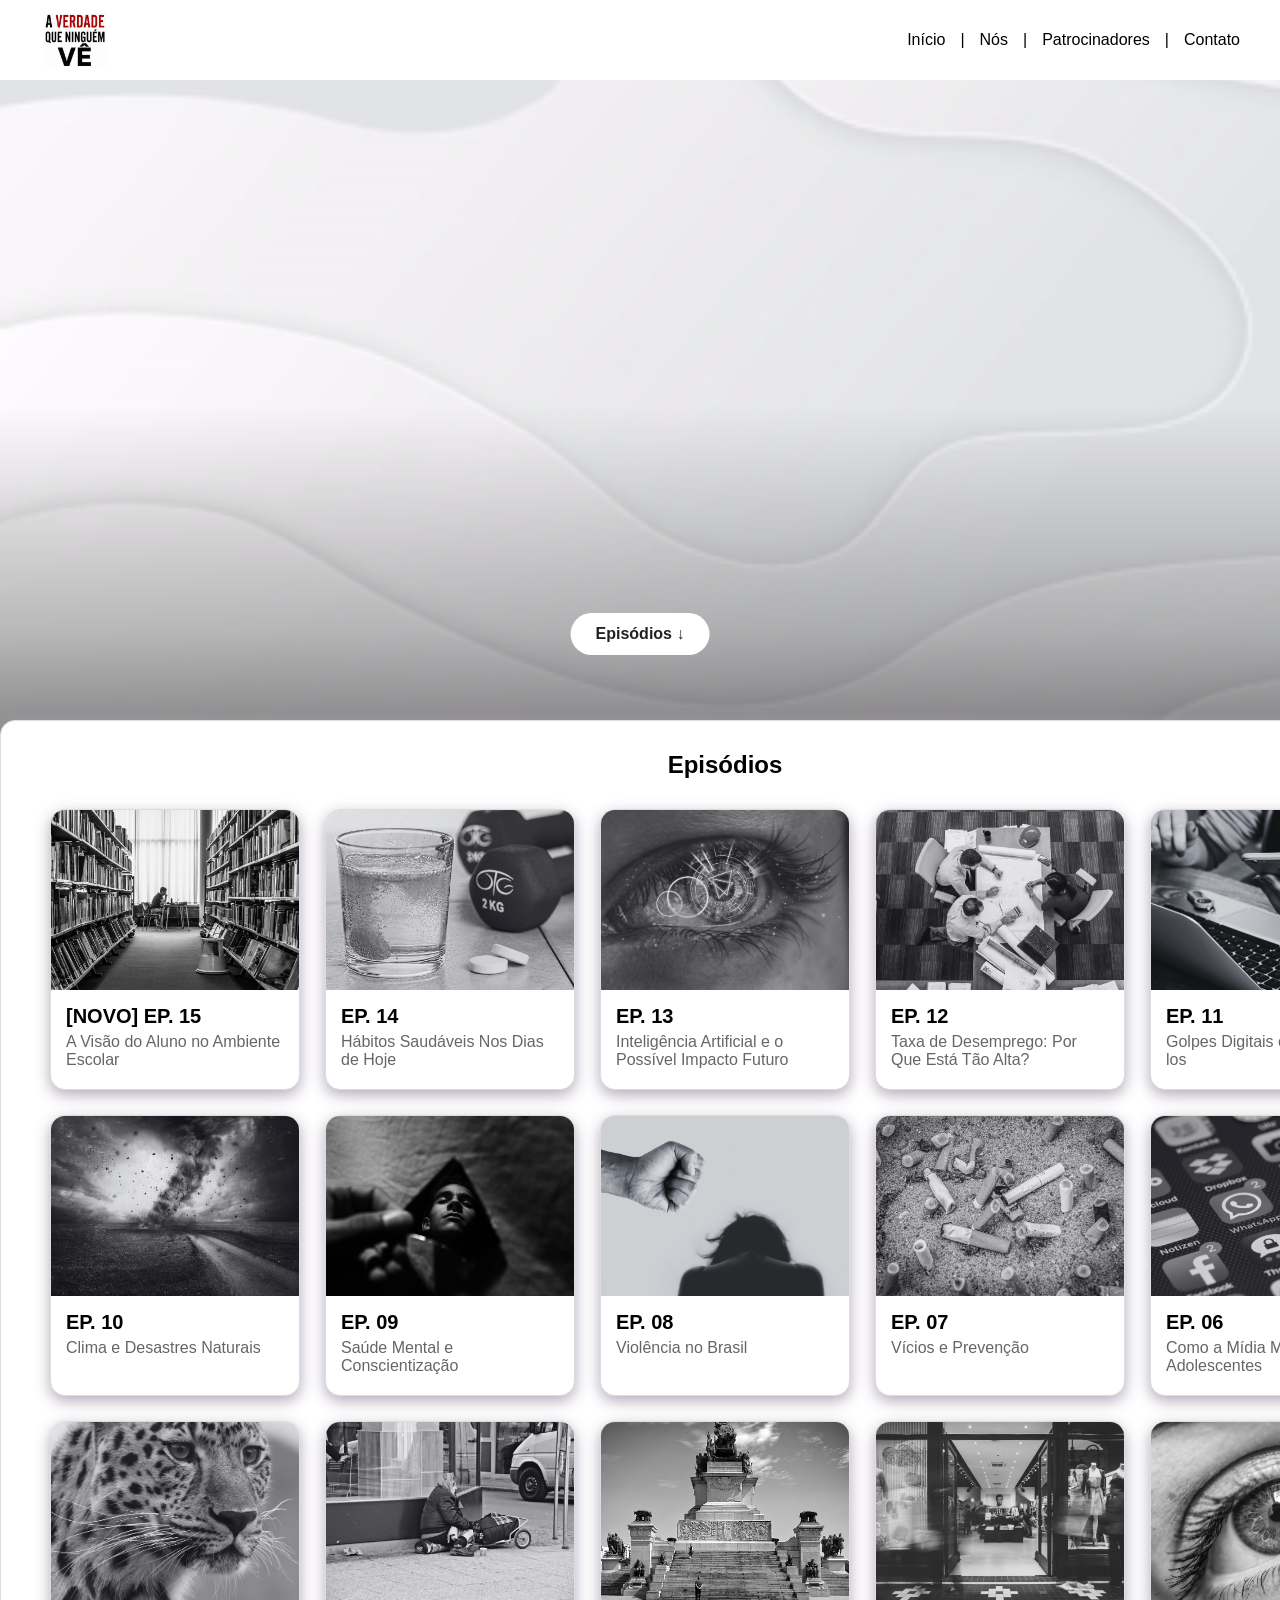
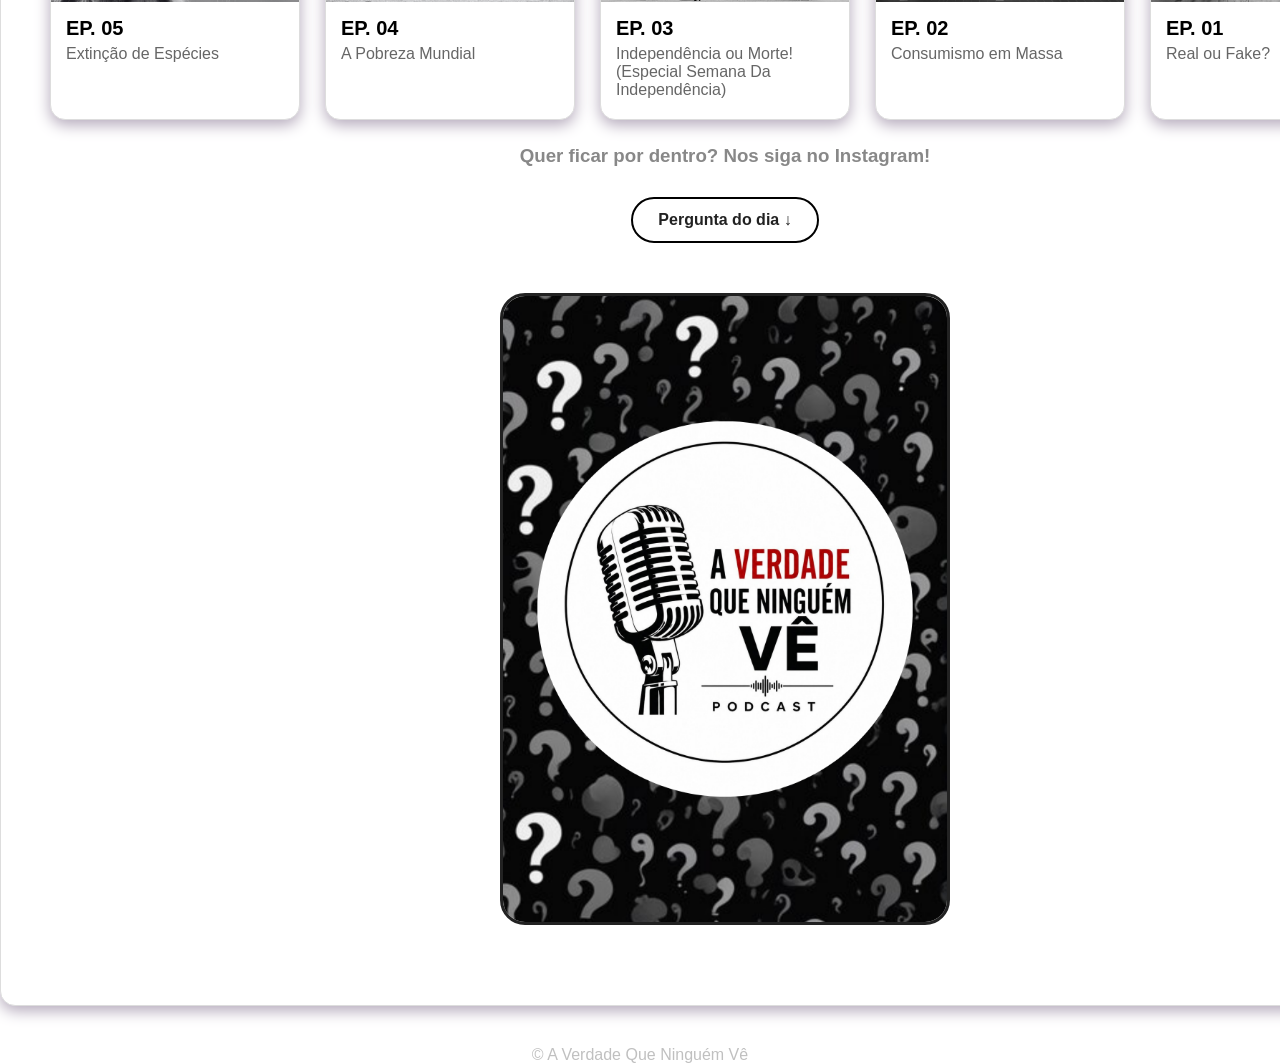
<file: index.html>
<!DOCTYPE html>
<html lang="pt-BR">

<head>
    <meta charset="UTF-8">
    <meta name="viewport" content="width=device-width, initial-scale=1.0">
    <link rel="stylesheet" href="estilo.css">
    <title>👁️‍🗨️</title>

</head>



<body>

    <div class="esscurecer"></div>

   <header>
    <div class="logo">
        <img src="logo.png" alt="Logo do site">
    </div>

    <nav>
        <a href="index.html">Início</a>
        <span>|</span>
        <a href="nos.html">Nós</a>
        <span>|</span>
        <a href="patrocinadores.html">Patrocinadores</a>
        <span>|</span>
        <a href="contato.html">Contato</a>
    </nav>
</header>




<section class="banner">
    <video autoplay muted loop playsinline>
        <source src="banner.mp4" type="video/mp4">
    </video>


    <a href="#eps" class="botaoeps">
        Episódios ↓
    </a>
</section>


<section class="inicio" id="eps">

    <h1>Episódios</h1>

    <div class="cards">

        <div class="episodio">
            <img src="epnovo.png" alt="Capa do episódio 15">
            <h2>[NOVO] EP. 15 </h2>
            <p>A Visão do Aluno no Ambiente Escolar</p>
            <a href="https://youtu.be/MqJ_a-KmQeo?si=IGKZ2clL71EQWYro" class="botao-play" target="_blank">
    ▶
</a>
        </div>

        <div class="episodio">
            <img src="ep14.png" alt="Capa do episódio 14">
            <h2>EP. 14</h2>
            <p>Hábitos Saudáveis Nos Dias de Hoje</p>
            <button class="botao-play">▶</button>
        </div>

        <div class="episodio">
            <img src="ep13.png" alt="Capa do episódio 13">
            <h2>EP. 13</h2>
            <p>Inteligência Artificial e o Possível Impacto Futuro</p>
            <button class="botao-play">▶</button>
        </div>

        <div class="episodio">
            <img src="ep12.png" alt="Capa do episódio 12">
            <h2>EP. 12</h2>
            <p>Taxa de Desemprego: Por Que Está Tão Alta?</p>
            <button class="botao-play">▶</button>
        </div>

        <div class="episodio">
            <img src="ep11.png" alt="Capa do episódio 11">
            <h2>EP. 11</h2>
            <p>Golpes Digitais e Como Evitá-los</p>
            <button class="botao-play">▶</button>
        </div>

        <div class="episodio">
            <img src="ep10.png" alt="Capa do episódio 10">
            <h2>EP. 10</h2>
            <p>Clima e Desastres Naturais</p>
            <button class="botao-play">▶</button>
        </div>

        <div class="episodio">
            <img src="ep09.jpg" alt="Capa do episódio 9">
            <h2>EP. 09</h2>
            <p>Saúde Mental e Conscientização</p>
            <button class="botao-play">▶</button>
        </div>

        <div class="episodio">
            <img src="ep8.png" alt="Capa do episódio 8">
            <h2>EP. 08</h2>
            <p>Violência no Brasil</p>
            <button class="botao-play">▶</button>
        </div>

        <div class="episodio">
            <img src="ep7.png" alt="Capa do episódio 7">
            <h2>EP. 07</h2>
            <p>Vícios e Prevenção</p>
            <button class="botao-play">▶</button>
        </div>

        <div class="episodio">
            <img src="ep6.png" alt="Capa do episódio 6">
            <h2>EP. 06</h2>
            <p>Como a Mídia Molda Adolescentes</p>
            <button class="botao-play">▶</button>
        </div>

             <div class="episodio">
            <img src="ep5.png" alt="Capa do episódio 5">
            <h2>EP. 05</h2>
            <p>Extinção de Espécies</p>
            <button class="botao-play">▶</button>
        </div>

        <div class="episodio">
            <img src="ep4.png" alt="Capa do episódio 4">
            <h2>EP. 04</h2>
            <p>A Pobreza Mundial </p>
            <button class="botao-play">▶</button>
        </div>

        <div class="episodio">
            <img src="ep3.png" alt="Capa do episódio 3">
            <h2>EP. 03</h2>
            <p>Independência ou Morte! (Especial Semana Da Independência)</p>
            <button class="botao-play">▶</button>
        </div>

        <div class="episodio">
            <img src="ep2.png" alt="Capa do episódio 2">
            <h2>EP. 02</h2>
            <p>Consumismo em Massa</p>
            <button class="botao-play">▶</button>
            
        </div>

        <div class="episodio">
            <img src="ep1.png" alt="Capa do episódio 1">
            <h2>EP. 01</h2>
            <p>Real ou Fake?</p>
            <button class="botao-play">▶</button>
        </div>


        <h3>Quer ficar por dentro? Nos siga no Instagram!</h3>

    </div>

    <section class="pergunta-link">
    <a href="#pergunta-do-dia" class="botao-pergunta">
        Pergunta do dia ↓
    </a>

    <section class="pergunta" id="pergunta-do-dia">

    <div class="card-pergunta">

        <div class="card-interno">

            <div class="card-frente">
                <img src="v1.png" alt="Pergunta do dia">
            </div>

            <div class="card-verso">
                <img src="f1.png" alt="Resposta da pergunta">
            </div>

        </div>

    </div>

</section>
</section>



    

</section>


<div class="player-podcast" id="playerPodcast">

    <button id="fecharPlayer">✕</button>

  <div class="video-capa-container" id="videoCapaContainer">

    <video id="playerVideoCapa" muted playsinline></video>

    <button id="btnTelaCheia" type="button" title="Tela cheia">
        ⛶
    </button>

</div>

    <div class="player-texto">

        <h2 id="playerTitulo"></h2>

        <p id="playerDescricao"></p>

        <video id="videoPodcast" controls></video>

    </div>

</div>



<script>
window.addEventListener("scroll", function() {

    const efeito = document.querySelector(".escurecer");

    let scroll = window.scrollY;

    let opacidade = scroll / 1200;

    if (opacidade > 0.6) {
        opacidade = 0.6;
    }

    efeito.style.opacity = opacidade;

});

const perguntas = [
    {
        frente: "v1.png",
        verso: "f1.png"
    },
    {
        frente: "v1.png",
        verso: "f2.png"
    },
    {
        frente: "v1.png",
        verso: "f3.png"
    },
    {
        frente: "v1.png",
        verso: "f4.png"
    },
    {
        frente: "v1.png",
        verso: "f5.png"
    },
    {
        frente: "v1.png",
        verso: "f6.png"
    },
    {
        frente: "v1.png",
        verso: "f7.png"
    }

];

const aleatoria = Math.floor(Math.random() * perguntas.length);

document.querySelector(".card-frente img").src =
    perguntas[aleatoria].frente;

document.querySelector(".card-verso img").src =
    perguntas[aleatoria].verso;



    
const botoesPlay = document.querySelectorAll(".botao-play");

const player = document.getElementById("playerPodcast");
const video = document.getElementById("videoPodcast");

const videoCapa = document.getElementById("playerVideoCapa");
const videoCapaContainer = document.getElementById("videoCapaContainer");

const titulo = document.getElementById("playerTitulo");
const descricao = document.getElementById("playerDescricao");

const fechar = document.getElementById("fecharPlayer");
const btnTelaCheia = document.getElementById("btnTelaCheia");

// Abre o player do episódio
botoesPlay.forEach(botao => {
    botao.addEventListener("click", () => {

        if (!botao.dataset.video || !botao.dataset.videoCapa) {
            return;
        }

        video.pause();
        videoCapa.pause();

        video.src = botao.dataset.video;
        videoCapa.src = botao.dataset.videoCapa;

        titulo.textContent = botao.dataset.titulo || "";
        descricao.textContent = botao.dataset.descricao || "";

        player.style.display = "flex";

        video.load();
        videoCapa.load();

        video.play().catch(erro => {
            console.log("Não foi possível iniciar o áudio:", erro);
        });
    });
});

// Sincroniza o tempo do vídeo com o áudio
function sincronizarVideo() {
    if (videoCapa.readyState < 1) return;

    const tempoAudio = video.currentTime;

    if (Math.abs(videoCapa.currentTime - tempoAudio) > 0.3) {
        videoCapa.currentTime = tempoAudio;
    }
}

// Quando o áudio começar, o vídeo acompanha
video.addEventListener("play", () => {
    sincronizarVideo();

    videoCapa.play().catch(erro => {
        console.log("Não foi possível iniciar o vídeo:", erro);
    });
});

// Quando pausar o áudio, pausa o vídeo
video.addEventListener("pause", () => {
    videoCapa.pause();
});

// Atualiza o vídeo enquanto o áudio avança
video.addEventListener("timeupdate", sincronizarVideo);

// Sincroniza quando você avança ou volta pelo controle do áudio
video.addEventListener("seeking", sincronizarVideo);
video.addEventListener("seeked", sincronizarVideo);

// Sincroniza quando o vídeo termina de carregar
videoCapa.addEventListener("loadedmetadata", sincronizarVideo);

// Botão de tela cheia
btnTelaCheia.addEventListener("click", async () => {
    try {
        if (!document.fullscreenElement) {
            await videoCapaContainer.requestFullscreen();
        } else {
            await document.exitFullscreen();
        }
    } catch (erro) {
        console.log("Não foi possível abrir a tela cheia:", erro);
    }
});

// Fecha o player
fechar.addEventListener("click", async () => {
    video.pause();
    videoCapa.pause();

    video.removeAttribute("src");
    videoCapa.removeAttribute("src");

    video.load();
    videoCapa.load();

    if (document.fullscreenElement) {
        await document.exitFullscreen();
    }

    player.style.display = "none";
});


video.addEventListener("play", () => {
    videoCapa.play();
});

video.addEventListener("pause", () => {
    videoCapa.pause();
});

</script>




<footer>© A Verdade Que Ninguém Vê</footer>
</body>

</html>
</file>
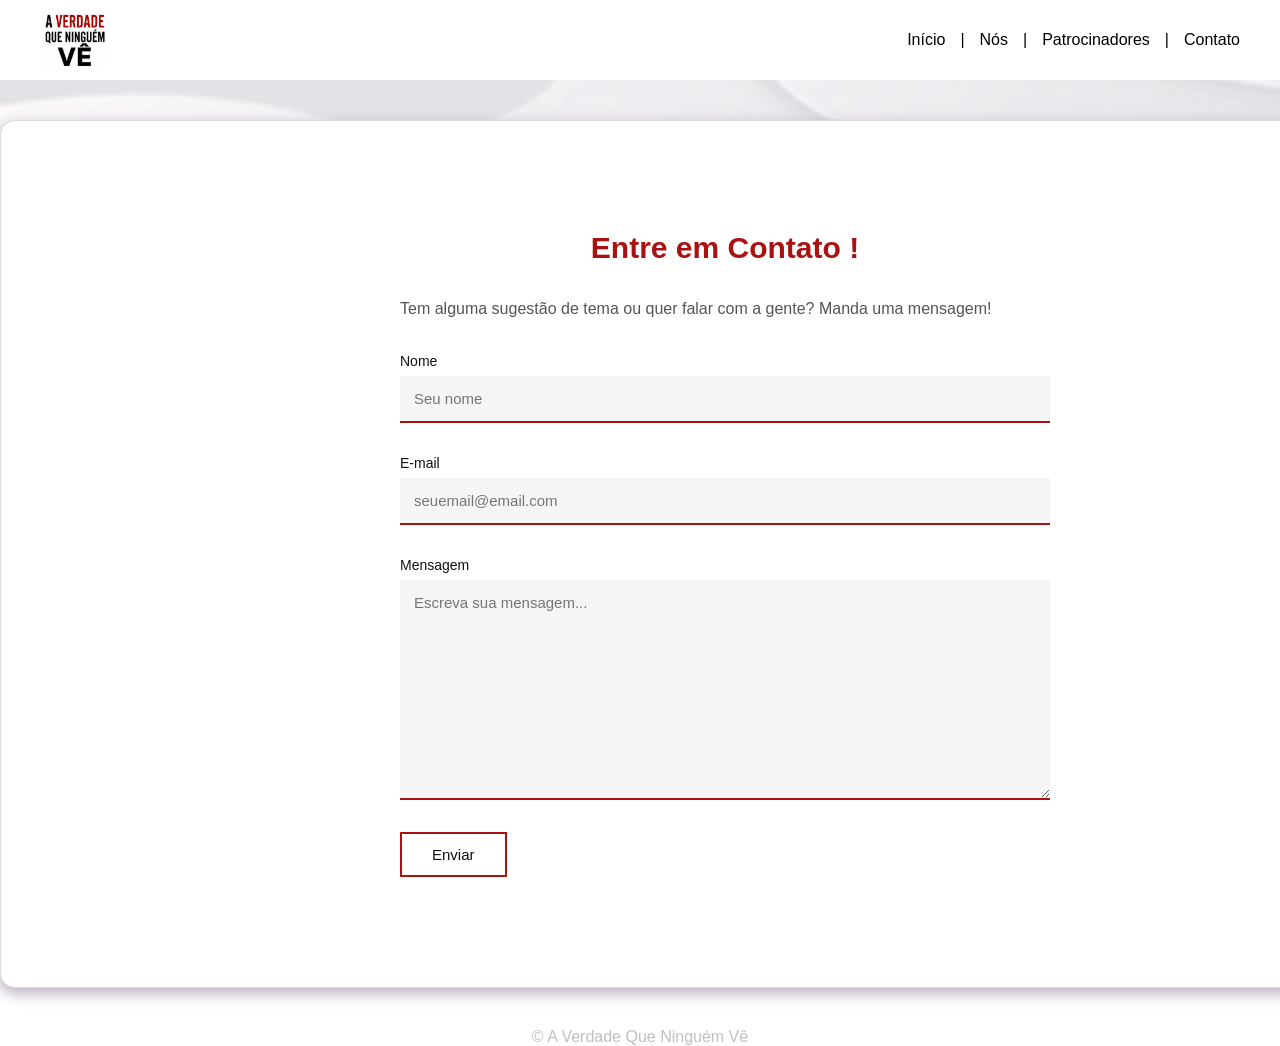
<file: contato.html>
<!DOCTYPE html>
<html lang="pt-BR">

<head>
    <meta charset="UTF-8">
    <meta name="viewport" content="width=device-width, initial-scale=1.0">
    <link rel="stylesheet" href="contato.css">
    <title>👁️‍🗨️</title>

</head>



<body>

    <div class="esscurecer"></div>

   <header>
    <div class="logo">
        <img src="logo.png" alt="Logo do site">
    </div>

    <nav>
        <a href="index.html">Início</a>
        <span>|</span>
        <a href="nos.html">Nós</a>
        <span>|</span>
        <a href="patrocinadores.html">Patrocinadores</a>
        <span>|</span>
        <a href="contato.html">Contato</a>
    </nav>
</header>



<section class="inicio" id="eps">

    <section class="contato">

        <h1>Entre em Contato !</h1>

            <p>
                Tem alguma sugestão de tema ou quer falar com a gente?
                Manda uma mensagem!
            </p>

            <form>

                <label for="nome">Nome</label>
                <input type="text" id="nome" placeholder="Seu nome">

                <label for="email">E-mail</label>
                <input type="email" id="email" placeholder="seuemail@email.com">

                <label for="mensagem">Mensagem</label>
                <textarea id="mensagem" rows="6" placeholder="Escreva sua mensagem..."></textarea>

                <button type="submit">Enviar</button>

            </form>

        </section>

    </section>

</section>
</section>



    

</section>

<footer>© A Verdade Que Ninguém Vê</footer>

</body>

</html>
</file>
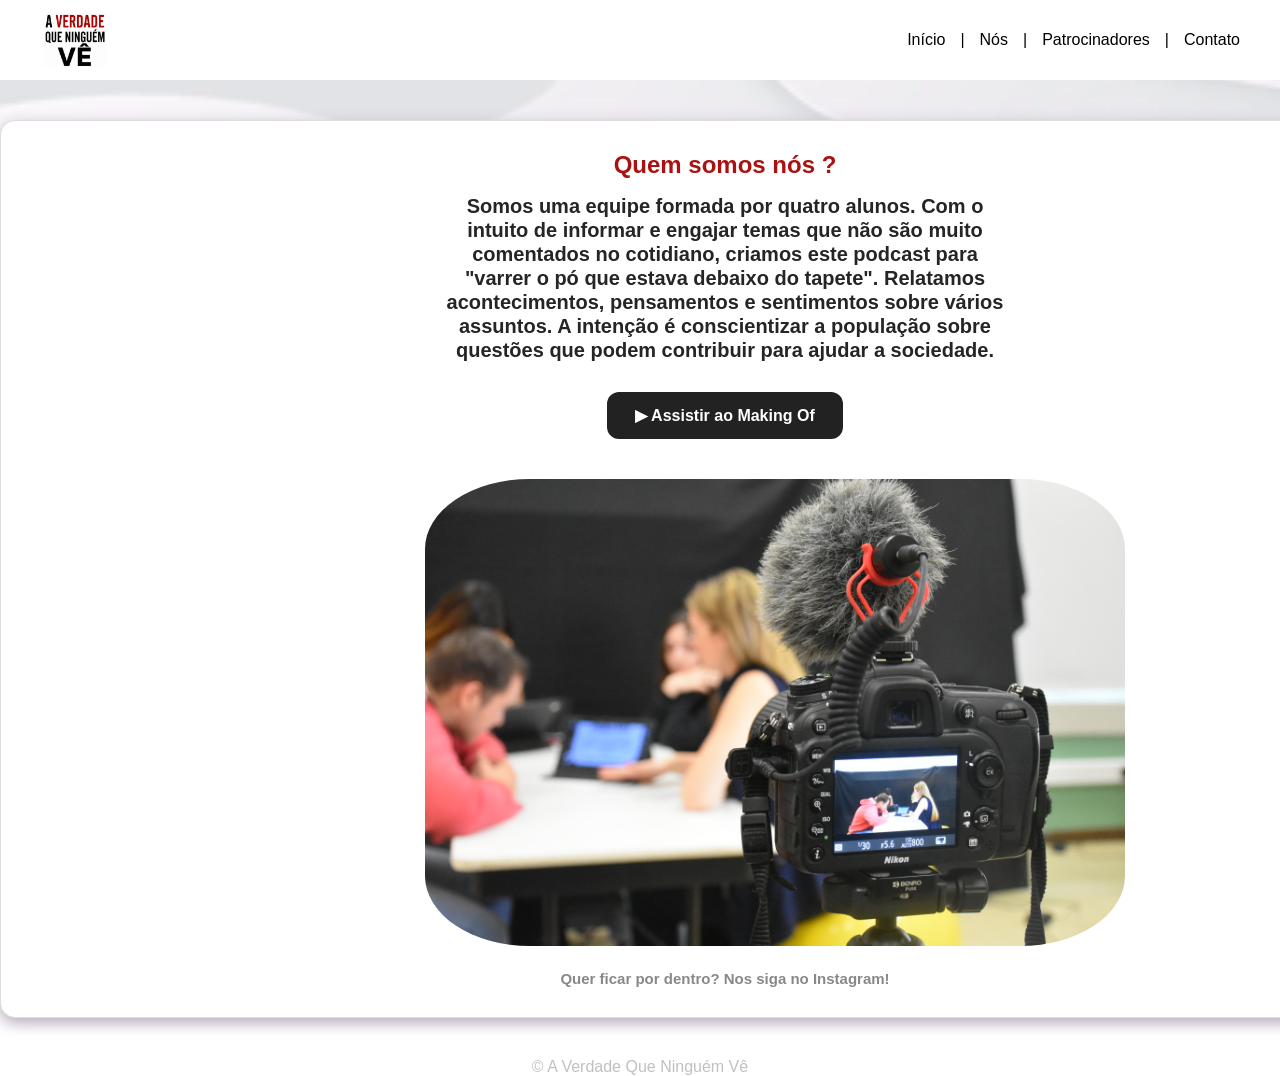
<file: nos.html>
<!DOCTYPE html>
<html lang="pt-BR">

<head>
    <meta charset="UTF-8">
    <meta name="viewport" content="width=device-width, initial-scale=1.0">
    <link rel="stylesheet" href="nos.css">
    <title>👁️‍🗨️</title>

</head>



<body>

    <div class="esscurecer"></div>

   <header>
    <div class="logo">
        <img src="logo.png" alt="Logo do site">
    </div>

    <nav>
        <a href="index.html">Início</a>
        <span>|</span>
        <a href="nos.html">Nós</a>
        <span>|</span>
        <a href="patrocinadores.html">Patrocinadores</a>
        <span>|</span>
        <a href="contato.html">Contato</a>
    </nav>
</header>



<section class="inicio" id="eps">

    <h1>Quem somos nós ?</h1>

    <div class="bio">


        <h2>Somos uma equipe formada por quatro alunos.
            Com o intuito de informar e engajar temas que não são muito comentados no cotidiano, criamos este podcast para "varrer o pó que estava debaixo do tapete".
            Relatamos acontecimentos, pensamentos e sentimentos sobre vários assuntos. A intenção é conscientizar a população sobre questões que podem contribuir para ajudar a sociedade.
        </h2>
    
   
        <a href="https://youtu.be/_JCu39iaMPI?si=s2Cral6Wwyt94Cfq" class="botao-video">
            ▶ Assistir ao Making Of
        </a>

<div class="foto">
    <img src="DSC_5691.JPG" alt="Foto da equipe">
</div>



 <h3>Quer ficar por dentro? Nos siga no Instagram!</h3>
        
    </div>

    
    
   
</section>
</section>



    

</section>

<footer>© A Verdade Que Ninguém Vê</footer>

</body>

</html>
</file>
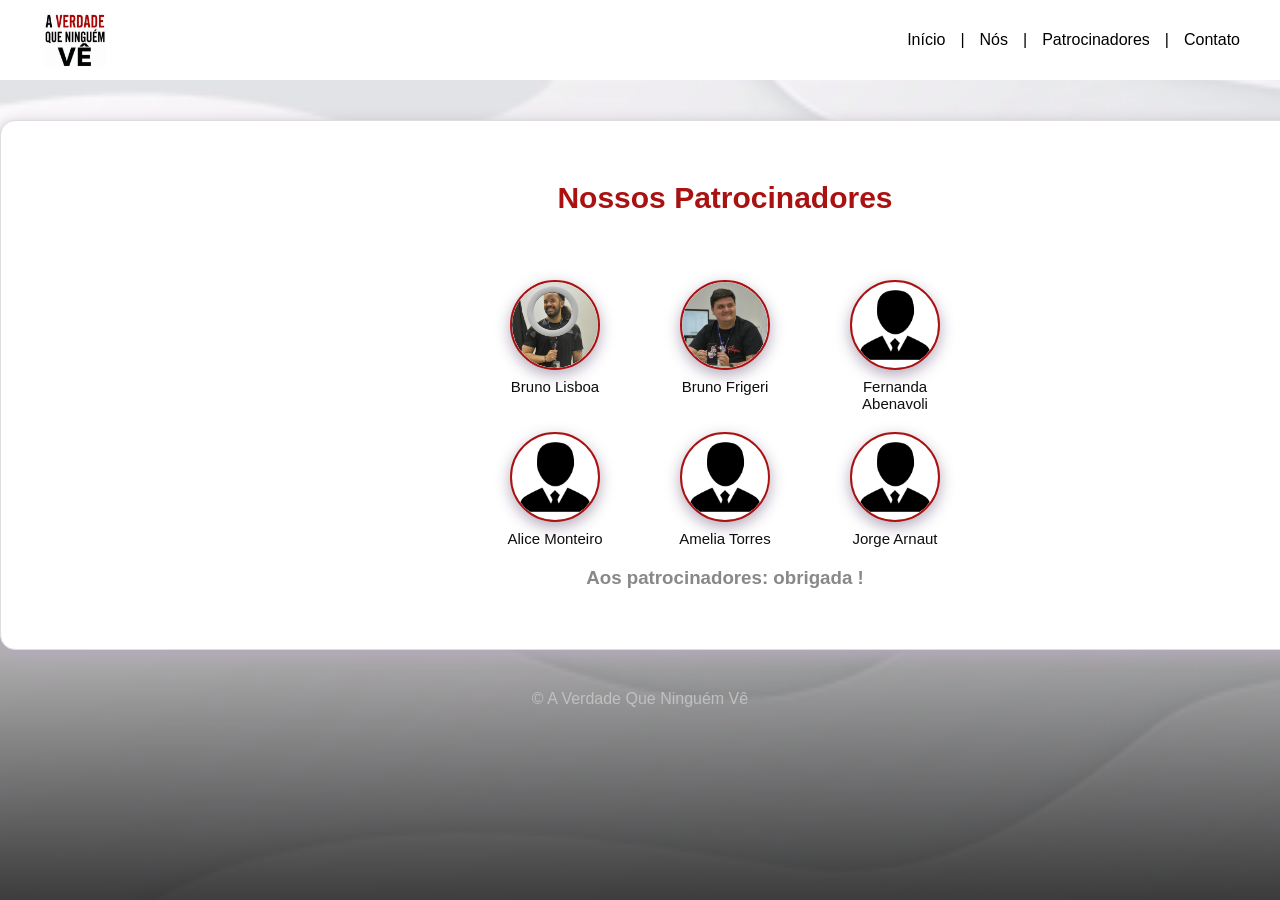
<file: patrocinadores.html>
<!DOCTYPE html>
<html lang="pt-BR">

<head>
    <meta charset="UTF-8">
    <meta name="viewport" content="width=device-width, initial-scale=1.0">
    <link rel="stylesheet" href="patrocinadores.css">
    <title>👁️‍🗨️</title>

</head>



<body>

    <div class="esscurecer"></div>

   <header>
    <div class="logo">
        <img src="logo.png" alt="Logo do site">
    </div>

    <nav>
        <a href="index.html">Início</a>
        <span>|</span>
        <a href="nos.html">Nós</a>
        <span>|</span>
        <a href="patrocinadores.html">Patrocinadores</a>
        <span>|</span>
        <a href="contato.html">Contato</a>
    </nav>
</header>



<section class="inicio" id="eps">

    <section class="patrocinadores">

        <h1>Nossos Patrocinadores</h1>

        <div class="lista-patrocinadores">

            <div class="patrocinador">
                <div class="icone">
                    <img src="samurai1.png" alt="">
                </div>
                <p>Bruno Lisboa</p>
            </div>

            <div class="patrocinador">
                <div class="icone">
                    <img src="bruno1.png" alt="">
                </div>
                <p>Bruno Frigeri</p>
            </div>

            <div class="patrocinador">
                <div class="icone">
                    <img src="patrocinador.png" alt="">
                </div>
                <p>Fernanda Abenavoli</p>
            </div>
          </div>
            <div class="lista-patrocinadores2">


            <div class="patrocinador">
                <div class="icone">
                    <img src="patrocinador.png" alt="">
                </div>
                <p>Alice Monteiro</p>
            </div>

            <div class="patrocinador">
                <div class="icone">
                    <img src="patrocinador.png" alt="">
                </div>
                <p>Amelia Torres</p>
            </div>

            <div class="patrocinador">
                <div class="icone">
                    <img src="patrocinador.png" alt="">
                </div>
                <p>Jorge Arnaut</p>
            </div>

            
            </div>
<h3>Aos patrocinadores: obrigada !</h3>

    </section>

</section>
</section>



    

</section>

<footer>© A Verdade Que Ninguém Vê</footer>

</body>

</html>
</file>
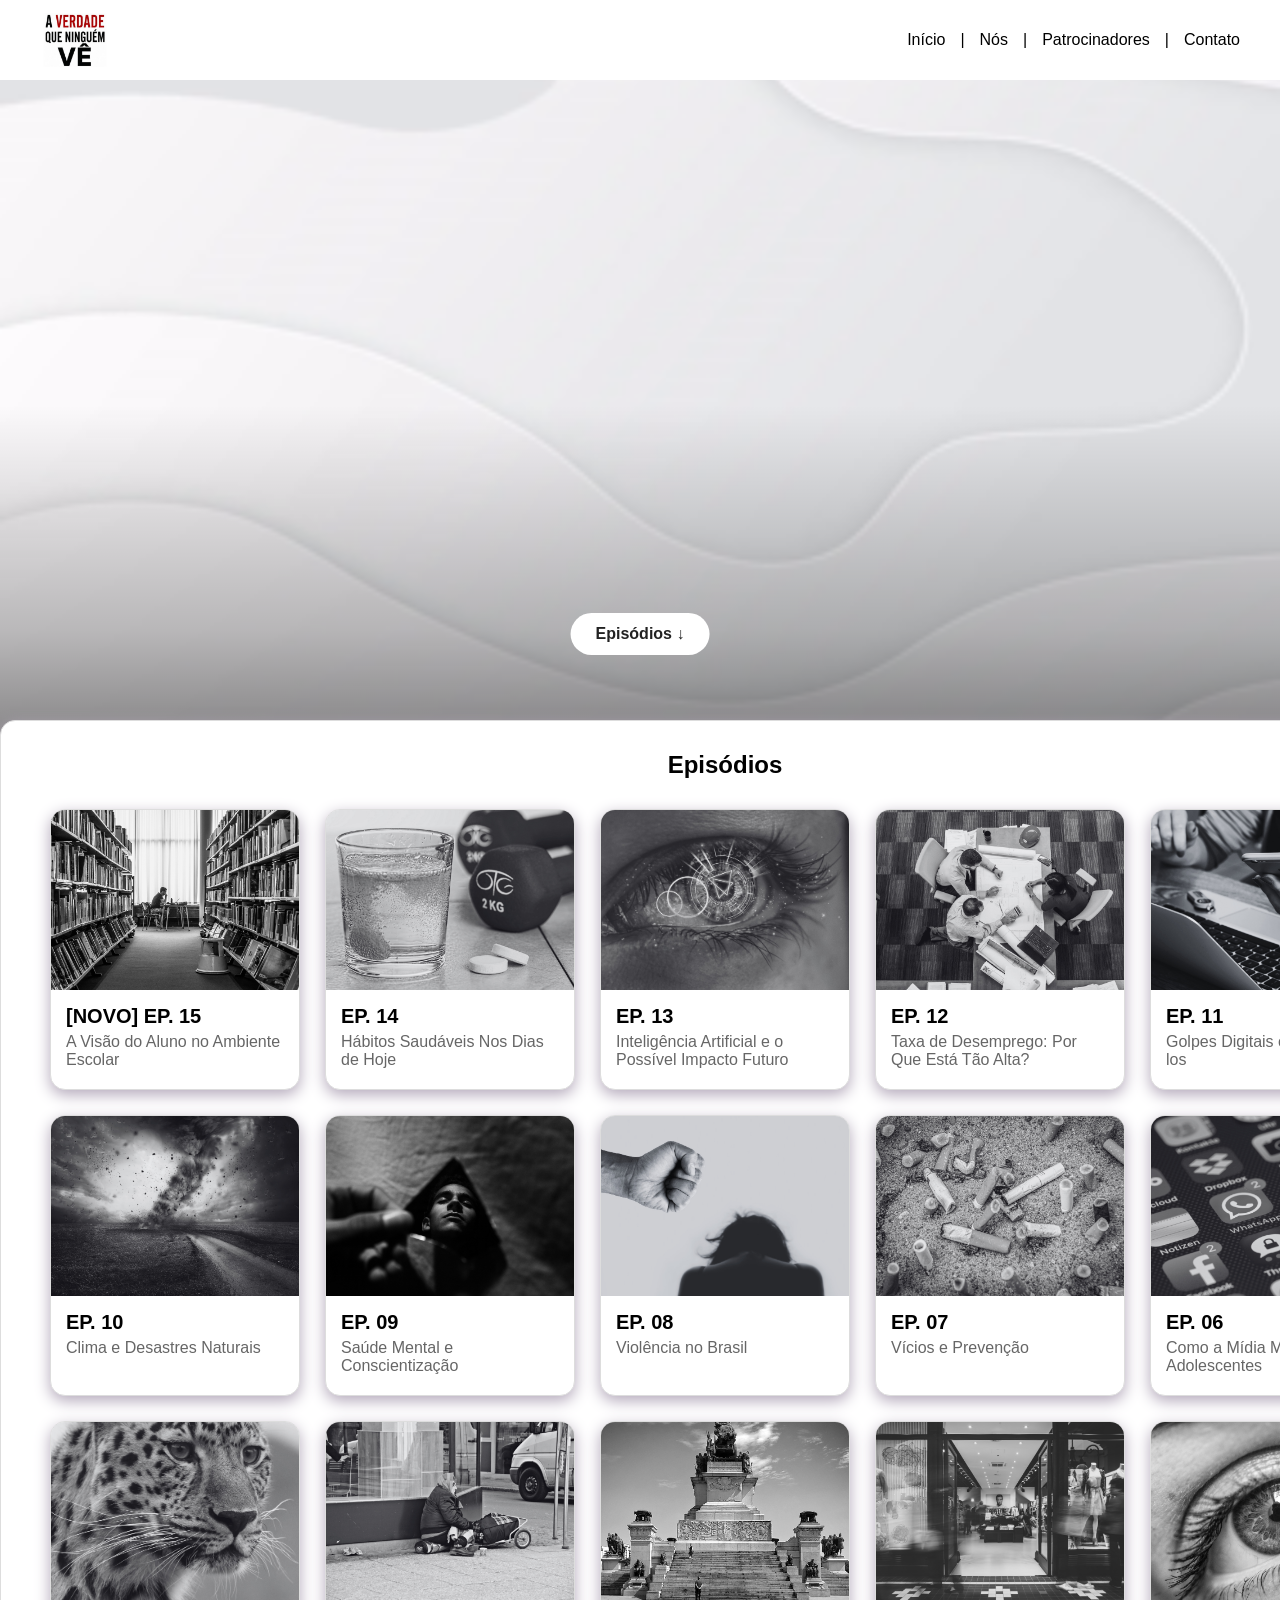
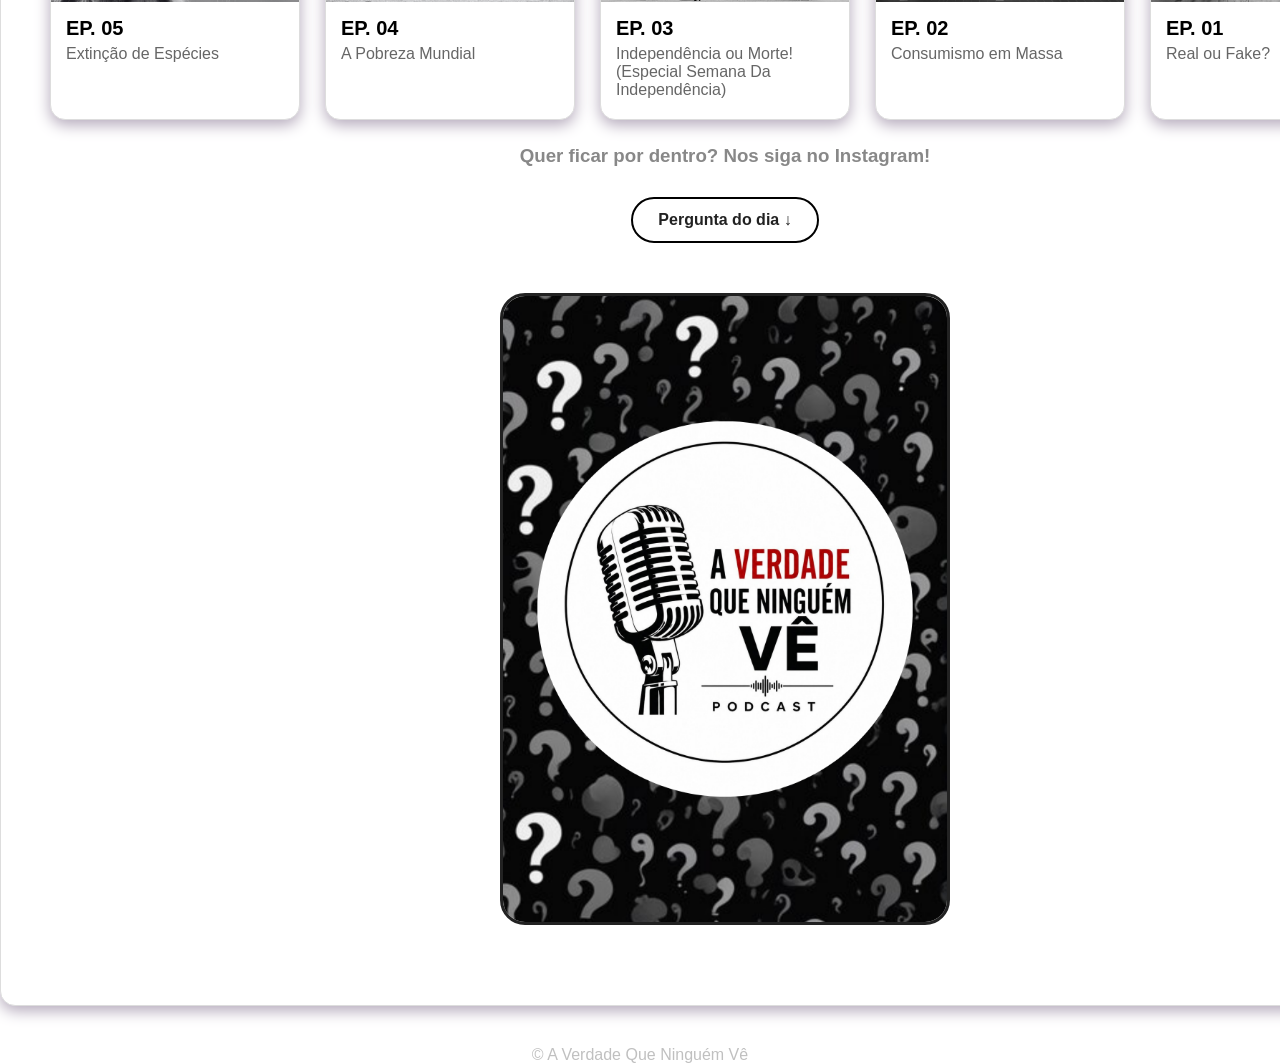
<file: podcast.html>
<!DOCTYPE html>
<html lang="pt-BR">

<head>
    <meta charset="UTF-8">
    <meta name="viewport" content="width=device-width, initial-scale=1.0">
    <link rel="stylesheet" href="estilo.css">
    <title>👁️‍🗨️</title>

</head>



<body>

    <div class="esscurecer"></div>

   <header>
    <div class="logo">
        <img src="logo.png" alt="Logo do site">
    </div>

    <nav>
        <a href="podcast.html">Início</a>
        <span>|</span>
        <a href="nos.html">Nós</a>
        <span>|</span>
        <a href="patrocinadores.html">Patrocinadores</a>
        <span>|</span>
        <a href="contato.html">Contato</a>
    </nav>
</header>




<section class="banner">
    <video autoplay muted loop playsinline>
        <source src="banner.mp4" type="video/mp4">
    </video>


    <a href="#eps" class="botaoeps">
        Episódios ↓
    </a>
</section>


<section class="inicio" id="eps">

    <h1>Episódios</h1>

    <div class="cards">

        <div class="episodio">
            <img src="epnovo.png" alt="Capa do episódio 15">
            <h2>[NOVO] EP. 15 </h2>
            <p>A Visão do Aluno no Ambiente Escolar</p>
            <button class="botao-play"
            data-video="podcast.mp3"
            data-video-capa="podcast.mp4"
            data-titulo="A Visão do Aluno no Ambiente Escolar"
            data-descricao="Neste episódio, falaremos sobre um pouco da vida escolar do aluno. Como é a vida de um estudante através de seu olhar?">
            ▶
        </button>
        </div>

        <div class="episodio">
            <img src="ep14.png" alt="Capa do episódio 14">
            <h2>EP. 14</h2>
            <p>Hábitos Saudáveis Nos Dias de Hoje</p>
            <button class="botao-play">▶</button>
        </div>

        <div class="episodio">
            <img src="ep13.png" alt="Capa do episódio 13">
            <h2>EP. 13</h2>
            <p>Inteligência Artificial e o Possível Impacto Futuro</p>
            <button class="botao-play">▶</button>
        </div>

        <div class="episodio">
            <img src="ep12.png" alt="Capa do episódio 12">
            <h2>EP. 12</h2>
            <p>Taxa de Desemprego: Por Que Está Tão Alta?</p>
            <button class="botao-play">▶</button>
        </div>

        <div class="episodio">
            <img src="ep11.png" alt="Capa do episódio 11">
            <h2>EP. 11</h2>
            <p>Golpes Digitais e Como Evitá-los</p>
            <button class="botao-play">▶</button>
        </div>

        <div class="episodio">
            <img src="ep10.png" alt="Capa do episódio 10">
            <h2>EP. 10</h2>
            <p>Clima e Desastres Naturais</p>
            <button class="botao-play">▶</button>
        </div>

        <div class="episodio">
            <img src="ep09.jpg" alt="Capa do episódio 9">
            <h2>EP. 09</h2>
            <p>Saúde Mental e Conscientização</p>
            <button class="botao-play">▶</button>
        </div>

        <div class="episodio">
            <img src="ep8.png" alt="Capa do episódio 8">
            <h2>EP. 08</h2>
            <p>Violência no Brasil</p>
            <button class="botao-play">▶</button>
        </div>

        <div class="episodio">
            <img src="ep7.png" alt="Capa do episódio 7">
            <h2>EP. 07</h2>
            <p>Vícios e Prevenção</p>
            <button class="botao-play">▶</button>
        </div>

        <div class="episodio">
            <img src="ep6.png" alt="Capa do episódio 6">
            <h2>EP. 06</h2>
            <p>Como a Mídia Molda Adolescentes</p>
            <button class="botao-play">▶</button>
        </div>

             <div class="episodio">
            <img src="ep5.png" alt="Capa do episódio 5">
            <h2>EP. 05</h2>
            <p>Extinção de Espécies</p>
            <button class="botao-play">▶</button>
        </div>

        <div class="episodio">
            <img src="ep4.png" alt="Capa do episódio 4">
            <h2>EP. 04</h2>
            <p>A Pobreza Mundial </p>
            <button class="botao-play">▶</button>
        </div>

        <div class="episodio">
            <img src="ep3.png" alt="Capa do episódio 3">
            <h2>EP. 03</h2>
            <p>Independência ou Morte! (Especial Semana Da Independência)</p>
            <button class="botao-play">▶</button>
        </div>

        <div class="episodio">
            <img src="ep2.png" alt="Capa do episódio 2">
            <h2>EP. 02</h2>
            <p>Consumismo em Massa</p>
            <button class="botao-play">▶</button>
            
        </div>

        <div class="episodio">
            <img src="ep1.png" alt="Capa do episódio 1">
            <h2>EP. 01</h2>
            <p>Real ou Fake?</p>
            <button class="botao-play">▶</button>
        </div>


        <h3>Quer ficar por dentro? Nos siga no Instagram!</h3>

    </div>

    <section class="pergunta-link">
    <a href="#pergunta-do-dia" class="botao-pergunta">
        Pergunta do dia ↓
    </a>

    <section class="pergunta" id="pergunta-do-dia">

    <div class="card-pergunta">

        <div class="card-interno">

            <div class="card-frente">
                <img src="v1.png" alt="Pergunta do dia">
            </div>

            <div class="card-verso">
                <img src="f1.png" alt="Resposta da pergunta">
            </div>

        </div>

    </div>

</section>
</section>



    

</section>


<div class="player-podcast" id="playerPodcast">

    <button id="fecharPlayer">✕</button>

  <div class="video-capa-container" id="videoCapaContainer">

    <video id="playerVideoCapa" muted playsinline></video>

    <button id="btnTelaCheia" type="button" title="Tela cheia">
        ⛶
    </button>

</div>

    <div class="player-texto">

        <h2 id="playerTitulo"></h2>

        <p id="playerDescricao"></p>

        <video id="videoPodcast" controls></video>

    </div>

</div>



<script>
window.addEventListener("scroll", function() {

    const efeito = document.querySelector(".escurecer");

    let scroll = window.scrollY;

    let opacidade = scroll / 1200;

    if (opacidade > 0.6) {
        opacidade = 0.6;
    }

    efeito.style.opacity = opacidade;

});

const perguntas = [
    {
        frente: "v1.png",
        verso: "f1.png"
    },
    {
        frente: "v1.png",
        verso: "f2.png"
    },
    {
        frente: "v1.png",
        verso: "f3.png"
    },
    {
        frente: "v1.png",
        verso: "f4.png"
    },
    {
        frente: "v1.png",
        verso: "f5.png"
    },
    {
        frente: "v1.png",
        verso: "f6.png"
    },
    {
        frente: "v1.png",
        verso: "f7.png"
    }

];

const aleatoria = Math.floor(Math.random() * perguntas.length);

document.querySelector(".card-frente img").src =
    perguntas[aleatoria].frente;

document.querySelector(".card-verso img").src =
    perguntas[aleatoria].verso;



    
const botoesPlay = document.querySelectorAll(".botao-play");

const player = document.getElementById("playerPodcast");
const video = document.getElementById("videoPodcast");

const videoCapa = document.getElementById("playerVideoCapa");
const videoCapaContainer = document.getElementById("videoCapaContainer");

const titulo = document.getElementById("playerTitulo");
const descricao = document.getElementById("playerDescricao");

const fechar = document.getElementById("fecharPlayer");
const btnTelaCheia = document.getElementById("btnTelaCheia");

// Abre o player do episódio
botoesPlay.forEach(botao => {
    botao.addEventListener("click", () => {

        if (!botao.dataset.video || !botao.dataset.videoCapa) {
            return;
        }

        video.pause();
        videoCapa.pause();

        video.src = botao.dataset.video;
        videoCapa.src = botao.dataset.videoCapa;

        titulo.textContent = botao.dataset.titulo || "";
        descricao.textContent = botao.dataset.descricao || "";

        player.style.display = "flex";

        video.load();
        videoCapa.load();

        video.play().catch(erro => {
            console.log("Não foi possível iniciar o áudio:", erro);
        });
    });
});

// Sincroniza o tempo do vídeo com o áudio
function sincronizarVideo() {
    if (videoCapa.readyState < 1) return;

    const tempoAudio = video.currentTime;

    if (Math.abs(videoCapa.currentTime - tempoAudio) > 0.3) {
        videoCapa.currentTime = tempoAudio;
    }
}

// Quando o áudio começar, o vídeo acompanha
video.addEventListener("play", () => {
    sincronizarVideo();

    videoCapa.play().catch(erro => {
        console.log("Não foi possível iniciar o vídeo:", erro);
    });
});

// Quando pausar o áudio, pausa o vídeo
video.addEventListener("pause", () => {
    videoCapa.pause();
});

// Atualiza o vídeo enquanto o áudio avança
video.addEventListener("timeupdate", sincronizarVideo);

// Sincroniza quando você avança ou volta pelo controle do áudio
video.addEventListener("seeking", sincronizarVideo);
video.addEventListener("seeked", sincronizarVideo);

// Sincroniza quando o vídeo termina de carregar
videoCapa.addEventListener("loadedmetadata", sincronizarVideo);

// Botão de tela cheia
btnTelaCheia.addEventListener("click", async () => {
    try {
        if (!document.fullscreenElement) {
            await videoCapaContainer.requestFullscreen();
        } else {
            await document.exitFullscreen();
        }
    } catch (erro) {
        console.log("Não foi possível abrir a tela cheia:", erro);
    }
});

// Fecha o player
fechar.addEventListener("click", async () => {
    video.pause();
    videoCapa.pause();

    video.removeAttribute("src");
    videoCapa.removeAttribute("src");

    video.load();
    videoCapa.load();

    if (document.fullscreenElement) {
        await document.exitFullscreen();
    }

    player.style.display = "none";
});


video.addEventListener("play", () => {
    videoCapa.play();
});

video.addEventListener("pause", () => {
    videoCapa.pause();
});

</script>




<footer>© A Verdade Que Ninguém Vê</footer>
</body>

</html>
</file>
<file: estilo.css>
/* Config. geral */

*{
    margin: 0;
    padding: 0;
    box-sizing: border-box;
}

body{
    display: flex;
    flex-direction: column;
    align-items: center;
    background-image: 
        linear-gradient(
            to bottom,
            transparent 0%,
            transparent 45%,
            rgba(0, 0, 0, 0.25) 70%,
            rgba(0, 0, 0, 0.75) 100%
        ),
        url(fundo.gif);

    background-size: cover;
    background-attachment: fixed;

    font-family: 'Trebuchet MS', 'Lucida Sans Unicode', 
                 'Lucida Grande', 'Lucida Sans', Arial, sans-serif;

}




/* HEADER */

header {
    width: 100%;
    height: 80px;

    display: flex;
    align-items: center;
    justify-content: space-between;
    padding: 0 40px;
    background-color: white;
}

.logo {
    display: flex;
    align-items: center;
}

.logo img {
    width: 70px;
    height: auto;
    display: block;
}

nav {
    display: flex;
    align-items: center;
    gap: 15px;
}

nav a {
    color: black;
    text-decoration: none;
    font-size: 16px;
}

nav a:hover {
    color: #aa1212;
}


/* BANNER */

.banner {
    width: 100%;
    height: 600px;
    position: relative;
    overflow: hidden;
}

.banner video {
    width: 100%;
    height: 100%;
    object-fit: cover;
    display: block;
}

.botaoeps {
    position: absolute;
    bottom: 25px;
    left: 50%;
    transform: translateX(-50%);
    padding: 12px 25px;
    background-color: white;
    color: #222;
    text-decoration: none;
    border-radius: 25px;
    font-size: 16px;
    font-weight: bold;
    transition: 0.3s;
}

.botaoeps:hover {
    transform: translateX(-50%) translateY(-5px);
    box-shadow: 0 5px 15px #00000040;
    color: #aa1212;
}

html {
    scroll-behavior: smooth;
}


/* caixa */

.inicio {
    width: 1450px;
    max-width: 2000px;
    margin: 40px auto;
    padding: 30px;
    background-color: white;
    border: 1px solid #ddd;
    border-radius: 15px;
    text-align: center;
    box-shadow: 0 5px 15px #b4a9bb;
}

/* episódios */

.episodios {
    text-align: center;
}

.cards {
    display: flex;
    justify-content: center;
    gap: 25px;
    margin-top: 30px;
    flex-wrap: wrap;
}

.episodio {
    width: 250px;
    background-color: #fff;
    border: 1px solid #ddd;
    border-radius: 15px;
    overflow: hidden;
    text-align: left;
    box-shadow: 0 5px 15px #b4a9bb;
    transition: 0.3s;
}

.episodio:hover {
    transform: translateY(-8px);
}

.episodio img {
    width: 100%;
    height: 180px;
    object-fit: cover;
    display: block;
}

.episodio h2 {
    font-size: 20px;
    margin: 15px 15px 5px;
}

.episodio p {
    margin: 0 15px 20px;
    color: #666;
}

/* eps */


.video-capa-container {
    position: relative;
    width: 100%;
    overflow: hidden;
}

#playerVideoCapa {
    display: block;
    width: 100%;
    height: 100%;
    object-fit: contain;
}

#btnTelaCheia {
    position: absolute;
    top: 15px;
    right: 15px;
    z-index: 20;

    width: 42px;
    height: 42px;
    border: none;
    border-radius: 8px;

    background: rgba(0, 0, 0, 0.7);
    color: white;
    font-size: 25px;

    cursor: pointer;
}

#btnTelaCheia:hover {
    background: rgba(0, 0, 0, 0.9);
}

#videoCapaContainer:fullscreen {
    background: black;
    width: 100%;
    height: 100%;
    display: flex;
    align-items: center;
    justify-content: center;
}

#videoCapaContainer:fullscreen #playerVideoCapa {
    width: 100%;
    height: 100%;
    object-fit: contain;
}


.episodio {
    position: relative;
}

.botao-play {
    position: absolute;
    top: 10px;
    left: 10px;
    width: 35px;
    height: 35px;
    border: none;
    border-radius: 50%;
    background-color: white;
    color: black;
    font-size: 16px;
    cursor: pointer;
    opacity: 0;
    visibility: hidden;
    transition: 0.2s;
}

.episodio:hover .botao-play {
    opacity: 1;
    visibility: visible;
}

h3{
    size: 5px;
    color: #888888;
}

/* pergunta do dia */

.pergunta-link {
    text-align: center;
    margin: 30px 0;
}

.botao-pergunta {
    display: inline-block;
    padding: 12px 25px;
    background-color: white;
    border: 2px solid black;
    color: #222;
    text-decoration: none;
    border-radius: 25px;
    font-size: 16px;
    font-weight: bold;
    transition: 0.3s;
}

.botao-pergunta:hover {
    transform: translateY(-5px);
    box-shadow: 0 5px 15px #00000040;
    color: #aa1212;
}

/* cartao */

.pergunta {
    text-align: center;
    margin: 50px auto;
}

/* CARD DA PERGUNTA */

.card-pergunta {
    width: 450px;
    margin: 40px auto;
    perspective: 1000px;
}

.card-interno {
    position: relative;
    width: 100%;
    transition: transform 0.7s;
    transform-style: preserve-3d;
}

.card-pergunta:hover .card-interno {
    transform: rotateY(180deg);
}

.card-frente,
.card-verso {
    width: 100%;
    position: relative;

    border: 3px solid #222;
    border-radius: 25px;
    overflow: hidden;

    backface-visibility: hidden;
    background-color: white;
}

.card-frente img,
.card-verso img {
    width: 100%;
    height: auto;
    display: block;
}

/* VERSO */

.card-verso {
    position: absolute;
    top: 0;
    left: 0;

    transform: rotateY(180deg);
}

/* escurecer */

.escurecer {
    position: fixed;
    bottom: 0;
    left: 0;

    width: 100%;
    height: 300px;

    pointer-events: none;
    z-index: -1;

    background: linear-gradient(
        to bottom,
        transparent,
        rgba(0, 0, 0, 0.6)
    );

    opacity: 0;
}

/* audio */


.player-podcast {
    position: fixed;

    top: 50%;
    left: 50%;
    transform: translate(-50%, -50%);

    width: 1000px;
    padding: 25px;

    background-color: white;
    border-radius: 20px;

    box-shadow: 0 10px 40px rgba(0, 0, 0, 0.4);

    display: none;
    flex-direction: column;
    align-items: center;

    z-index: 9999;
}

#playerVideoCapa {
    width: 100%;
    height: 530px;

    object-fit: cover;
    border-radius: 15px;
}

.player-texto {
    width: 100%;
    text-align: center;
    margin-top: 15px;
}

.player-texto h2 {
    font-size: 20px;
    margin-bottom: 5px;
}

.player-texto p {
    color: #666;
    margin-bottom: 15px;
    text-align: center;
}

.player-texto video {
    width: 100%;
    border-radius: 10px;
    text-align: center;
}

#fecharPlayer {
    position: absolute;

    top: 10px;
    right: 15px;

    border: none;
    background: none;

    font-size: 22px;
    cursor: pointer;
}


footer{
    color: #c0c0c0;
}
</file>
<file: contato.css>
/* Config. geral */

 *{
    margin: 0;
    padding: 0;
    box-sizing: border-box;
}

body{
    display: flex;
    flex-direction: column;
    align-items: center;
    background-image: 
        linear-gradient(
            to bottom,
            transparent 0%,
            transparent 45%,
            rgba(0, 0, 0, 0.25) 70%,
            rgba(0, 0, 0, 0.75) 100%
        ),
        url(fundo.gif);

    background-size: cover;
    background-attachment: fixed;

    font-family: 'Trebuchet MS', 'Lucida Sans Unicode', 
                 'Lucida Grande', 'Lucida Sans', Arial, sans-serif;

}




/* HEADER */

header {
    width: 100%;
    height: 80px;

    display: flex;
    align-items: center;
    justify-content: space-between;
    padding: 0 40px;
    background-color: white;
}

.logo {
    display: flex;
    align-items: center;
}

.logo img {
    width: 70px;
    height: auto;
    display: block;
}

nav {
    display: flex;
    align-items: center;
    gap: 15px;
}

nav a {
    color: black;
    text-decoration: none;
    font-size: 16px;
}

nav a:hover {
    color: #aa1212;
}




/* caixa */

.inicio {
    width: 1450px;
    max-width: 2000px;
    margin: 40px auto;
    padding: 30px;
    background-color: white;
    border: 1px solid #ddd;
    border-radius: 15px;
    text-align: center;
    box-shadow: 0 5px 15px #b4a9bb;
}

/* episódios */

.episodios {
    text-align: center;
}


.episodio {
    width: 250px;
    background-color: #fff;
    border: 1px solid #ddd;
    border-radius: 15px;
    overflow: hidden;
    text-align: left;
    box-shadow: 0 5px 15px #b4a9bb;
    transition: 0.3s;
}

.episodio:hover {
    transform: translateY(-8px);
}

.episodio img {
    width: 100%;
    height: 180px;
    object-fit: cover;
    display: block;
}

.episodio h2 {
    font-size: 15px;
    margin: 15px 15px 5px;
}

.episodio p {
    margin: 0 15px 20px;
    color: #666;
}

/* eps */

.foto {
    text-align: center;
}

.foto img {
    width: 200px;
    height: auto;
}

.foto img {
    width:800px;
    height: auto;
    border-radius: 15%;
    margin-top: 15px;
    align-items: center;
}


h3{
    size: 15px;
    color: #888888;
}

h2{
    font-size: 18px;
    margin: 15px 15px 5px;
   text-align: center ;
}

.bio {
    width: 600px;
    margin: 0 auto;
    text-align: center;
}

.inicio h1{
   color: #aa1212;
}

.bio h2 {
    font-size: 20px;
    line-height: 1.2;
    color: #252525;
}

.bio h3{
    margin-top: 20px;
    font-size: 15px;
}

.inicio {
    display: flex;
    flex-direction: column;
    align-items: center;
}

.bio {
    width: 600px;
    text-align: center;
}

.foto {
    width: 100%;
    text-align: right;
    padding-right: 100px;
}

.foto img {
    width: 700px;
    height: auto;
}


/* PATROCINADORES */

.patrocinadores {
    width: 100%;
    padding: 30px 20px;
    text-align: center;
}

.patrocinadores h1 {
    color: #aa1212;
    font-size: 30px;
    margin-bottom: 45px;
}

.lista-patrocinadores {
    display: flex;
    justify-content: center;
    align-items: flex-start;
    gap: 50px;
    flex-wrap: wrap;
    max-width: 900px;
    margin: 0 auto;
    
}

.lista-patrocinadores2 {
    display: flex;
    justify-content: center;
    align-items: flex-start;
    gap: 50px;
    flex-wrap: wrap;
    max-width: 900px;
    margin: 0 auto;
}

.patrocinador {
    width: 120px;
    text-align: center;
    margin-top: 20px;
}

.icone {
    width: 90px;
    height: 90px;

    margin: 0 auto;

    border-radius: 50%;
    overflow: hidden;

    background-color: white;
    border: 2px solid #aa1212;

    display: flex;
    align-items: center;
    justify-content: center;

    box-shadow: 0 5px 15px #b4a9bb;

    transition: 0.3s;
}

.icone:hover {
    transform: translateY(-7px);
}

.icone img {
    width: 65px;
    height: 65px;
    object-fit: contain;
}

.patrocinador p {
    margin-top: 8px;
    font-size: 15px;
    color: #0e0e0e;
}

/* CONTATO */

.contato {
    width: 650px;
    max-width: 90%;

    margin: 60px auto;
    padding: 20px 0;

    background-color: white;

    text-align: left;
}

.contato h1 {
    font-size: 32px;
    font-weight: bold;
    margin-bottom: 35px;
    font-size: 30px;
    text-align: center;
}

.contato > p {
    color: #555;
    margin-bottom: 35px;
}


/* FORMULÁRIO */

form {
    display: flex;
    flex-direction: column;
}

label {
    margin-bottom: 7px;

    font-size: 14px;
    color: #111;
}

input,
textarea {
    width: 100%;

    padding: 14px;

    margin-bottom: 32px;

    border: none;
    border-bottom: 2px solid #aa1212;

    background-color: #f5f5f5;

    outline: none;

    font-family: inherit;
    font-size: 15px;
}

input:focus,
textarea:focus {
    border-bottom-color: #aa1212;
}


/* TEXTAREA */

textarea {
    min-height: 220px;
    resize: vertical;
}


/* BOTÃO */

form button {
    align-self: flex-start;

    padding: 12px 30px;

    border: 2px solid #aa1212;

    background-color: white;

    color: #111;

    font-family: inherit;
    font-size: 15px;

    cursor: pointer;

    transition: 0.2s;
}

form button:hover {
    background-color: #aa1212;
    color: white;
}


footer{
    color: #c0c0c0;
}
</file>
<file: nos.css>
/* Config. geral */

*{
    margin: 0;
    padding: 0;
    box-sizing: border-box;
}

body{
    display: flex;
    flex-direction: column;
    align-items: center;
    background-image: 
        linear-gradient(
            to bottom,
            transparent 0%,
            transparent 45%,
            rgba(0, 0, 0, 0.25) 70%,
            rgba(0, 0, 0, 0.75) 100%
        ),
        url(fundo.gif);

    background-size: cover;
    background-attachment: fixed;

    font-family: 'Trebuchet MS', 'Lucida Sans Unicode', 
                 'Lucida Grande', 'Lucida Sans', Arial, sans-serif;

}




/* HEADER */

header {
    width: 100%;
    height: 80px;

    display: flex;
    align-items: center;
    justify-content: space-between;
    padding: 0 40px;
    background-color: white;
}

.logo {
    display: flex;
    align-items: center;
}

.logo img {
    width: 70px;
    height: auto;
    display: block;
}

nav {
    display: flex;
    align-items: center;
    gap: 15px;
}

nav a {
    color: black;
    text-decoration: none;
    font-size: 16px;
}

nav a:hover {
    color: #aa1212;
}




/* caixa */

.inicio {
    width: 1450px;
    max-width: 2000px;
    margin: 40px auto;
    padding: 30px;
    background-color: white;
    border: 1px solid #ddd;
    border-radius: 15px;
    text-align: center;
    box-shadow: 0 5px 15px #b4a9bb;
}

/* episódios */

.episodios {
    text-align: center;
}


.episodio {
    width: 250px;
    background-color: #fff;
    border: 1px solid #ddd;
    border-radius: 15px;
    overflow: hidden;
    text-align: left;
    box-shadow: 0 5px 15px #b4a9bb;
    transition: 0.3s;
}

.episodio:hover {
    transform: translateY(-8px);
}

.episodio img {
    width: 100%;
    height: 180px;
    object-fit: cover;
    display: block;
}

.episodio h2 {
    font-size: 15px;
    margin: 15px 15px 5px;
}

.episodio p {
    margin: 0 15px 20px;
    color: #666;
}

/* eps */

.foto {
    text-align: center;
}

.foto img {
    width: 200px;
    height: auto;
}

.foto img {
    width:800px;
    height: auto;
    border-radius: 15%;
    margin-top: 15px;
    align-items: center;
}


h3{
    size: 15px;
    color: #888888;
}

h2{
    font-size: 18px;
    margin: 15px 15px 5px;
   text-align: center ;
}

.bio {
    width: 600px;
    margin: 0 auto;
    text-align: center;
}

.inicio h1{
   color: #aa1212;
}

.bio h2 {
    font-size: 20px;
    line-height: 1.2;
    color: #252525;
}

.bio h3{
    margin-top: 20px;
    font-size: 15px;
}

.inicio {
    display: flex;
    flex-direction: column;
    align-items: center;
}

.bio {
    width: 600px;
    text-align: center;
}

.foto {
    width: 100%;
    text-align: right;
    padding-right: 100px;
}

.foto img {
    width: 700px;
    height: auto;
}
    
footer{
    color: #c0c0c0;
}

.botao-video {
    display: inline-block;
    margin: 25px;
    padding: 14px 28px;
    background: #222;
    color: white;
    text-decoration: none;
    border-radius: 12px;
    font-weight: bold;
    transition: 0.3s;
}

.botao-video:hover {
    background: #555;
    transform: scale(1.05);
}
</file>
<file: patrocinadores.css>
/* Config. geral */

*{
    margin: 0;
    padding: 0;
    box-sizing: border-box;
}

body{
    display: flex;
    flex-direction: column;
    align-items: center;
    background-image: 
        linear-gradient(
            to bottom,
            transparent 0%,
            transparent 45%,
            rgba(0, 0, 0, 0.25) 70%,
            rgba(0, 0, 0, 0.75) 100%
        ),
        url(fundo.gif);

    background-size: cover;
    background-attachment: fixed;

    font-family: 'Trebuchet MS', 'Lucida Sans Unicode', 
                 'Lucida Grande', 'Lucida Sans', Arial, sans-serif;

}




/* HEADER */

header {
    width: 100%;
    height: 80px;

    display: flex;
    align-items: center;
    justify-content: space-between;
    padding: 0 40px;
    background-color: white;
}

.logo {
    display: flex;
    align-items: center;
}

.logo img {
    width: 70px;
    height: auto;
    display: block;
}

nav {
    display: flex;
    align-items: center;
    gap: 15px;
}

nav a {
    color: black;
    text-decoration: none;
    font-size: 16px;
}

nav a:hover {
    color: #aa1212;
}




/* caixa */

.inicio {
    width: 1450px;
    max-width: 2000px;
    margin: 40px auto;
    padding: 30px;
    background-color: white;
    border: 1px solid #ddd;
    border-radius: 15px;
    text-align: center;
    box-shadow: 0 5px 15px #b4a9bb;
}

/* episódios */

.episodios {
    text-align: center;
}


.episodio {
    width: 250px;
    background-color: #fff;
    border: 1px solid #ddd;
    border-radius: 15px;
    overflow: hidden;
    text-align: left;
    box-shadow: 0 5px 15px #b4a9bb;
    transition: 0.3s;
}

.episodio:hover {
    transform: translateY(-8px);
}

.episodio img {
    width: 100%;
    height: 180px;
    object-fit: cover;
    display: block;
}

.episodio h2 {
    font-size: 15px;
    margin: 15px 15px 5px;
}

.episodio p {
    margin: 0 15px 20px;
    color: #666;
}

/* eps */

.foto {
    text-align: center;
}

.foto img {
    width: 200px;
    height: auto;
}

.foto img {
    width:800px;
    height: auto;
    border-radius: 15%;
    margin-top: 15px;
    align-items: center;
}


h3{
    size: 15px;
    color: #888888;
    margin-top: 20px;
}

h2{
    font-size: 18px;
    margin: 15px 15px 5px;
   text-align: center ;
}

.bio {
    width: 600px;
    margin: 0 auto;
    text-align: center;
}

.inicio h1{
   color: #aa1212;
}

.bio h2 {
    font-size: 20px;
    line-height: 1.2;
    color: #252525;
}

.bio h3{
    margin-top: 30px;
    font-size: 15px;
}

.inicio {
    display: flex;
    flex-direction: column;
    align-items: center;
}

.bio {
    width: 600px;
    text-align: center;
}

.foto {
    width: 100%;
    text-align: right;
    padding-right: 100px;
}

.foto img {
    width: 700px;
    height: auto;
}


/* PATROCINADORES */

.patrocinadores {
    width: 100%;
    padding: 30px 20px;
    text-align: center;
}

.patrocinadores h1 {
    color: #aa1212;
    font-size: 30px;
    margin-bottom: 45px;
}

.lista-patrocinadores {
    display: flex;
    justify-content: center;
    align-items: flex-start;
    gap: 50px;
    flex-wrap: wrap;
    max-width: 900px;
    margin: 0 auto;
    
}

.lista-patrocinadores2 {
    display: flex;
    justify-content: center;
    align-items: flex-start;
    gap: 50px;
    flex-wrap: wrap;
    max-width: 900px;
    margin: 0 auto;
}

.patrocinador {
    width: 120px;
    text-align: center;
    margin-top: 20px;
}

.icone {
    width: 90px;
    height: 90px;

    margin: 0 auto;

    border-radius: 50%;
    overflow: hidden;

    background-color: white;
    border: 2px solid #aa1212;

    display: flex;
    align-items: center;
    justify-content: center;

    box-shadow: 0 5px 15px #b4a9bb;

    transition: 0.3s;
}

.icone:hover {
    transform: translateY(-7px);
}

.icone img {
    width: 100%;
    height: 100%;
    object-fit: cover;
    border-radius: 50%;
}

.patrocinador p {
    margin-top: 8px;
    font-size: 15px;
    color: #0e0e0e;
}

footer{
    color: #c0c0c0;
}
</file>
